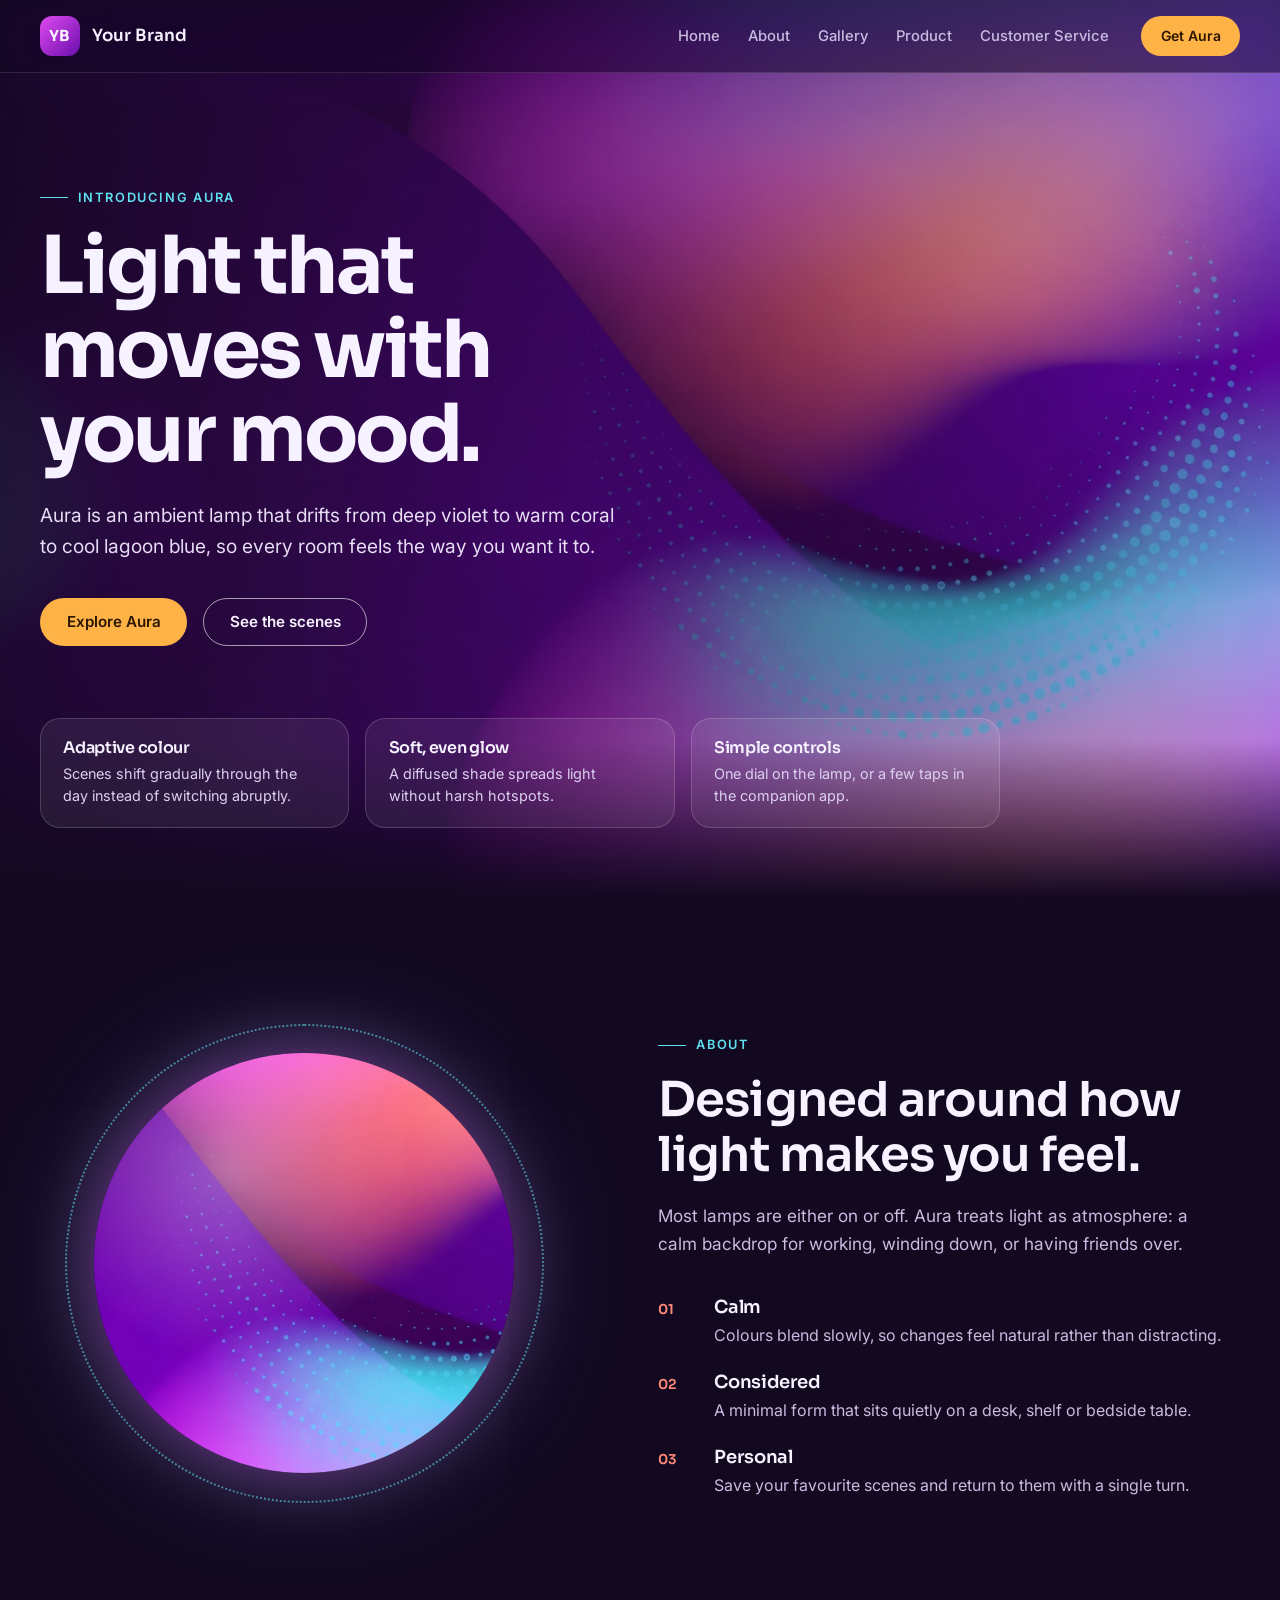
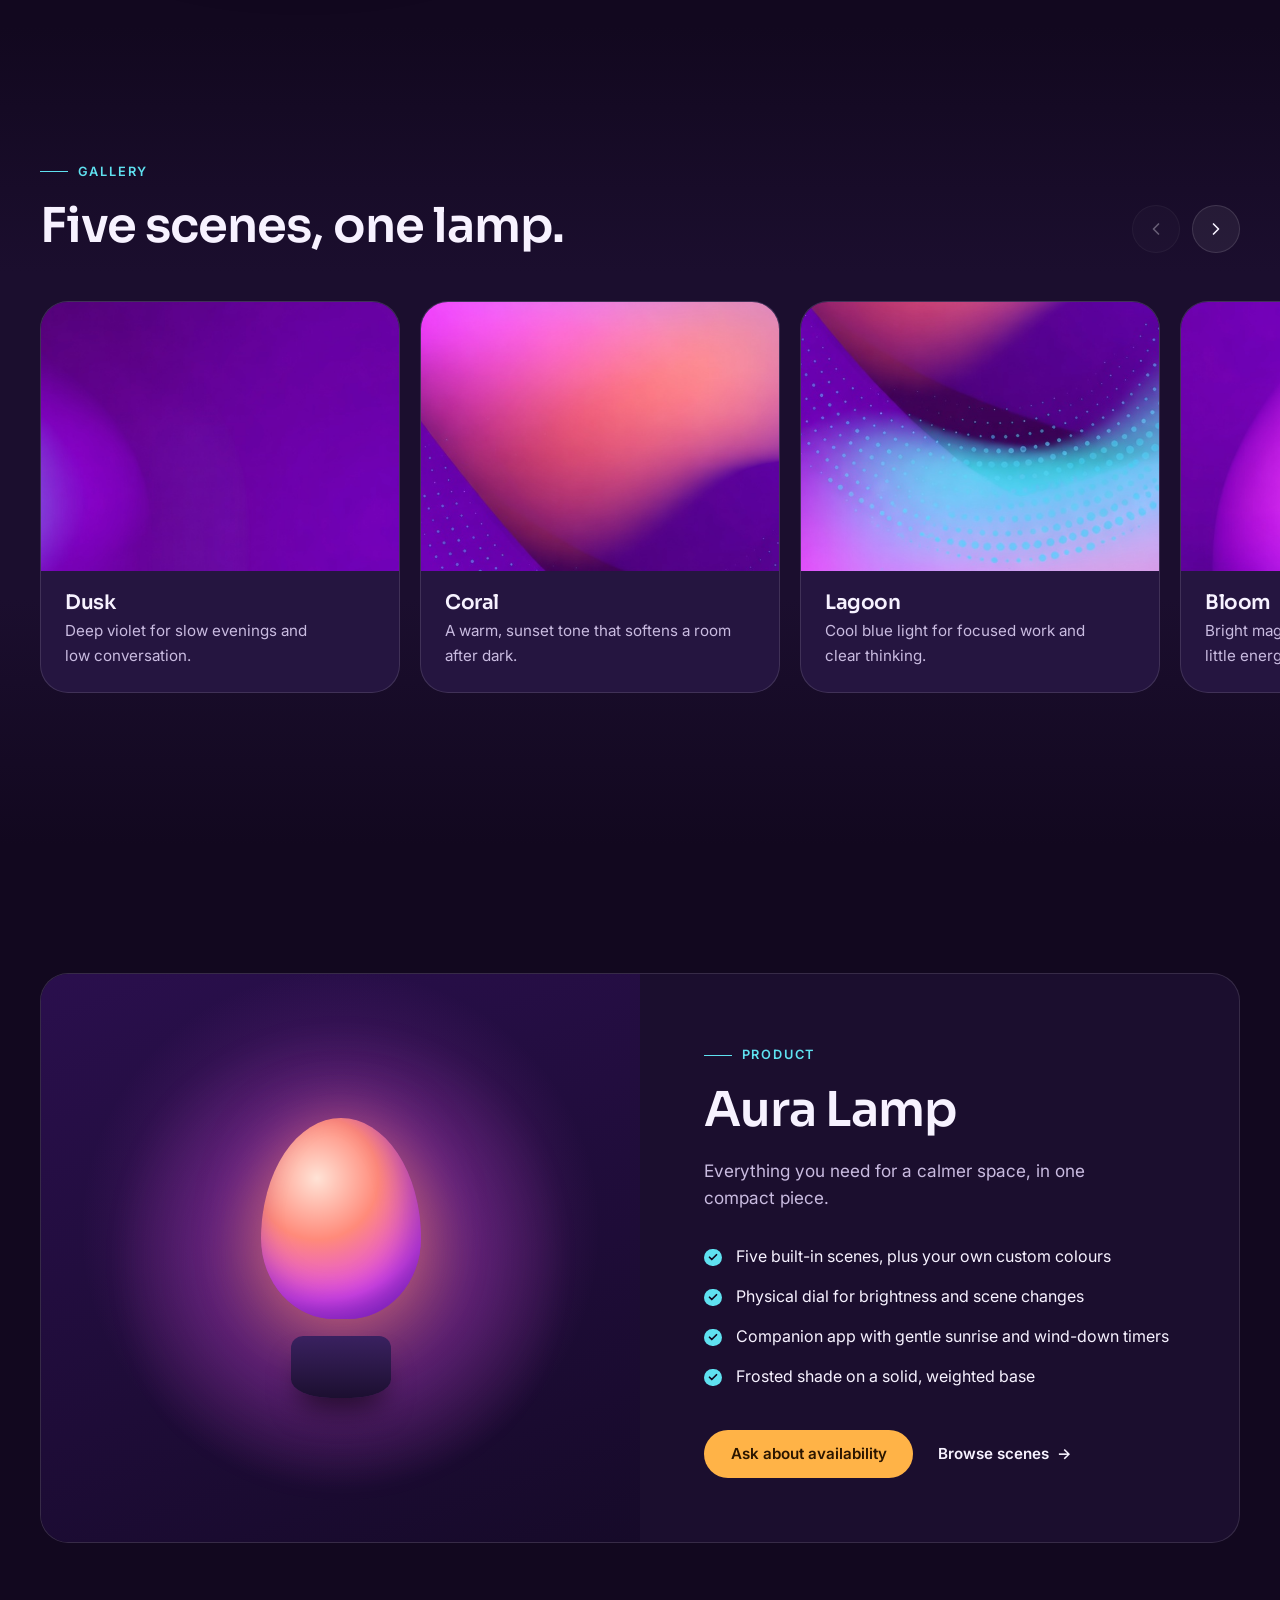
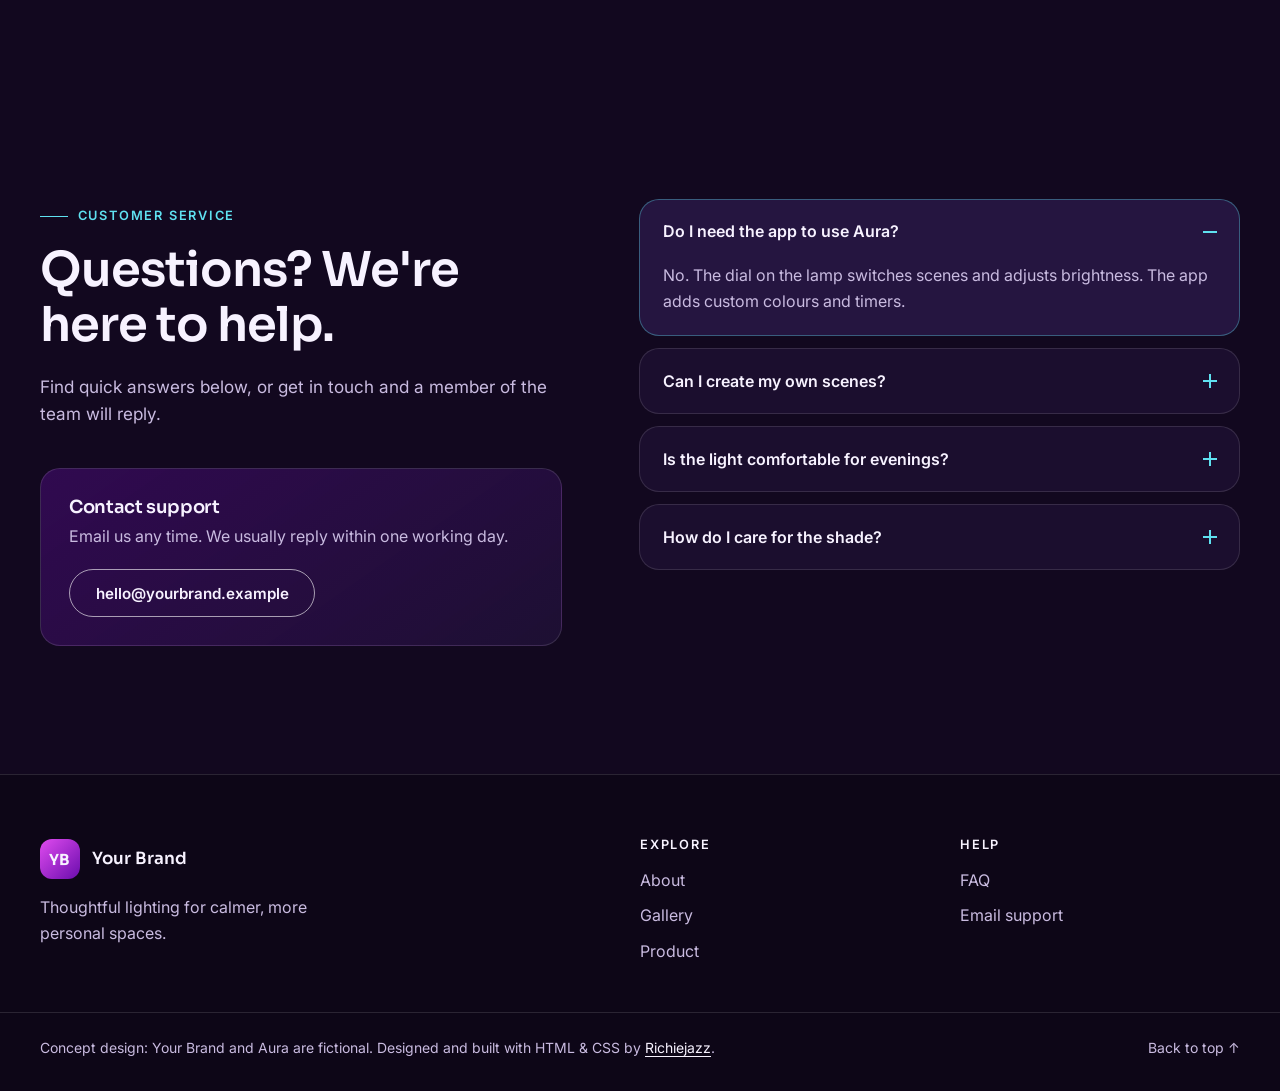
<file: index.html>
<!DOCTYPE html>
<html lang="en">
<head>
    <meta charset="UTF-8">
    <meta name="viewport" content="width=device-width, initial-scale=1.0">
    <title>Aura by Your Brand | Landing Page Concept</title>
    <meta name="description" content="A landing page concept for Aura, a fictional ambient lamp. Designed and built with semantic HTML and modern CSS by Richiejazz.">
    <meta name="theme-color" content="#12081f">
    <link rel="icon" href="data:image/svg+xml,%3Csvg xmlns='http://www.w3.org/2000/svg' viewBox='0 0 64 64'%3E%3Cdefs%3E%3ClinearGradient id='g' x1='0' y1='0' x2='1' y2='1'%3E%3Cstop offset='0' stop-color='%23e04bef'/%3E%3Cstop offset='1' stop-color='%236a0dad'/%3E%3C/linearGradient%3E%3C/defs%3E%3Crect width='64' height='64' rx='16' fill='url(%23g)'/%3E%3Ctext x='32' y='42' font-family='Arial,sans-serif' font-size='26' font-weight='700' fill='%23fff' text-anchor='middle'%3EYB%3C/text%3E%3C/svg%3E">

    <link rel="preconnect" href="https://fonts.googleapis.com">
    <link rel="preconnect" href="https://fonts.gstatic.com" crossorigin>
    <link rel="stylesheet" href="https://fonts.googleapis.com/css2?family=Inter:wght@400;500;600&family=Sora:wght@500;600;700&display=swap">
    <link rel="preload" as="image" href="image/abstract_background.jpg">
    <link rel="stylesheet" href="project.css">
    <script>document.documentElement.classList.add("js");</script>
    <script src="script.js" defer></script>
</head>
<body>
    <a class="skip-link" href="#main">Skip to content</a>

    <!-- header / navbar -->
    <header class="site-header">
        <div class="container header-inner">
            <a class="brand" href="#top" aria-label="Your Brand, back to top">
                <span class="brand-mark" aria-hidden="true">YB</span>
                <span class="brand-name">Your Brand</span>
            </a>

            <button class="nav-toggle" type="button" aria-expanded="false" aria-controls="site-nav">
                <span class="nav-toggle-bar" aria-hidden="true"></span>
                <span class="visually-hidden">Menu</span>
            </button>

            <nav id="site-nav" class="site-nav" aria-label="Main">
                <ul class="nav-list">
                    <li><a href="#top">Home</a></li>
                    <li><a href="#about">About</a></li>
                    <li><a href="#gallery">Gallery</a></li>
                    <li><a href="#product">Product</a></li>
                    <li><a href="#support">Customer Service</a></li>
                </ul>
                <a class="btn btn-primary btn-small" href="#product">Get Aura</a>
            </nav>
        </div>
    </header>

    <main id="main">
        <!-- hero section -->
        <section class="hero" id="top" aria-labelledby="hero-title">
            <div class="container hero-inner">
                <div class="hero-content">
                    <p class="eyebrow">Introducing Aura</p>
                    <h1 class="hero-title" id="hero-title">Light that moves with your mood.</h1>
                    <p class="hero-lead">
                        Aura is an ambient lamp that drifts from deep violet to warm coral to
                        cool lagoon blue, so every room feels the way you want it to.
                    </p>
                    <div class="hero-buttons">
                        <a class="btn btn-primary" href="#product">Explore Aura</a>
                        <a class="btn btn-outline" href="#gallery">See the scenes</a>
                    </div>
                </div>

                <ul class="hero-highlights" aria-label="Highlights">
                    <li class="highlight">
                        <h2>Adaptive colour</h2>
                        <p>Scenes shift gradually through the day instead of switching abruptly.</p>
                    </li>
                    <li class="highlight">
                        <h2>Soft, even glow</h2>
                        <p>A diffused shade spreads light without harsh hotspots.</p>
                    </li>
                    <li class="highlight">
                        <h2>Simple controls</h2>
                        <p>One dial on the lamp, or a few taps in the companion app.</p>
                    </li>
                </ul>
            </div>
        </section>

        <!-- about section -->
        <section class="section about" id="about" aria-labelledby="about-title">
            <div class="container about-grid">
                <div class="about-visual reveal" aria-hidden="true">
                    <div class="orb">
                        <div class="orb-core"></div>
                    </div>
                </div>

                <div class="about-copy reveal">
                    <p class="eyebrow">About</p>
                    <h2 class="section-title" id="about-title">Designed around how light makes you feel.</h2>
                    <p class="section-lead">
                        Most lamps are either on or off. Aura treats light as atmosphere: a calm
                        backdrop for working, winding down, or having friends over.
                    </p>

                    <ol class="principles">
                        <li>
                            <h3>Calm</h3>
                            <p>Colours blend slowly, so changes feel natural rather than distracting.</p>
                        </li>
                        <li>
                            <h3>Considered</h3>
                            <p>A minimal form that sits quietly on a desk, shelf or bedside table.</p>
                        </li>
                        <li>
                            <h3>Personal</h3>
                            <p>Save your favourite scenes and return to them with a single turn.</p>
                        </li>
                    </ol>
                </div>
            </div>
        </section>

        <!-- gallery section -->
        <section class="section gallery" id="gallery" aria-labelledby="gallery-title">
            <div class="container">
                <div class="section-head">
                    <div>
                        <p class="eyebrow">Gallery</p>
                        <h2 class="section-title" id="gallery-title">Five scenes, one lamp.</h2>
                    </div>
                    <div class="carousel-controls">
                        <button class="circle-btn" type="button" data-carousel="prev" aria-controls="scene-track" aria-label="Previous scene">
                            <svg viewBox="0 0 24 24" aria-hidden="true"><path d="M15 18l-6-6 6-6"/></svg>
                        </button>
                        <button class="circle-btn" type="button" data-carousel="next" aria-controls="scene-track" aria-label="Next scene">
                            <svg viewBox="0 0 24 24" aria-hidden="true"><path d="M9 6l6 6-6 6"/></svg>
                        </button>
                    </div>
                </div>
            </div>

            <ul class="scene-track" id="scene-track" tabindex="0" aria-label="Light scenes">
                <li class="scene scene-dusk">
                    <div class="scene-art" aria-hidden="true"></div>
                    <div class="scene-body">
                        <h3>Dusk</h3>
                        <p>Deep violet for slow evenings and low conversation.</p>
                    </div>
                </li>
                <li class="scene scene-coral">
                    <div class="scene-art" aria-hidden="true"></div>
                    <div class="scene-body">
                        <h3>Coral</h3>
                        <p>A warm, sunset tone that softens a room after dark.</p>
                    </div>
                </li>
                <li class="scene scene-lagoon">
                    <div class="scene-art" aria-hidden="true"></div>
                    <div class="scene-body">
                        <h3>Lagoon</h3>
                        <p>Cool blue light for focused work and clear thinking.</p>
                    </div>
                </li>
                <li class="scene scene-bloom">
                    <div class="scene-art" aria-hidden="true"></div>
                    <div class="scene-body">
                        <h3>Bloom</h3>
                        <p>Bright magenta for music, guests and a little energy.</p>
                    </div>
                </li>
                <li class="scene scene-midnight">
                    <div class="scene-art" aria-hidden="true"></div>
                    <div class="scene-body">
                        <h3>Midnight</h3>
                        <p>A dim indigo glow that is gentle enough to sleep beside.</p>
                    </div>
                </li>
            </ul>
        </section>

        <!-- product section -->
        <section class="section product" id="product" aria-labelledby="product-title">
            <div class="container">
                <article class="product-card reveal">
                    <div class="product-media" aria-hidden="true">
                        <div class="lamp">
                            <div class="lamp-glow"></div>
                            <div class="lamp-shade"></div>
                            <div class="lamp-base"></div>
                        </div>
                    </div>

                    <div class="product-copy">
                        <p class="eyebrow">Product</p>
                        <h2 class="section-title" id="product-title">Aura Lamp</h2>
                        <p class="section-lead">
                            Everything you need for a calmer space, in one compact piece.
                        </p>

                        <ul class="feature-list">
                            <li>Five built-in scenes, plus your own custom colours</li>
                            <li>Physical dial for brightness and scene changes</li>
                            <li>Companion app with gentle sunrise and wind-down timers</li>
                            <li>Frosted shade on a solid, weighted base</li>
                        </ul>

                        <div class="product-actions">
                            <a class="btn btn-primary" href="#support">Ask about availability</a>
                            <a class="btn btn-ghost" href="#gallery">Browse scenes</a>
                        </div>
                    </div>
                </article>
            </div>
        </section>

        <!-- customer service section -->
        <section class="section support" id="support" aria-labelledby="support-title">
            <div class="container support-grid">
                <div class="support-intro reveal">
                    <p class="eyebrow">Customer Service</p>
                    <h2 class="section-title" id="support-title">Questions? We're here to help.</h2>
                    <p class="section-lead">
                        Find quick answers below, or get in touch and a member of the team will reply.
                    </p>
                    <div class="contact-card">
                        <h3>Contact support</h3>
                        <p>Email us any time. We usually reply within one working day.</p>
                        <a class="btn btn-outline" href="mailto:hello@yourbrand.example">hello@yourbrand.example</a>
                    </div>
                </div>

                <div class="faq reveal">
                    <details class="faq-item" open>
                        <summary>Do I need the app to use Aura?</summary>
                        <p>No. The dial on the lamp switches scenes and adjusts brightness. The app adds custom colours and timers.</p>
                    </details>
                    <details class="faq-item">
                        <summary>Can I create my own scenes?</summary>
                        <p>Yes. Pick any colour in the app, set the brightness, and save it to the dial alongside the built-in scenes.</p>
                    </details>
                    <details class="faq-item">
                        <summary>Is the light comfortable for evenings?</summary>
                        <p>Scenes like Dusk and Midnight are designed to be dim and warm, and the wind-down timer fades the light out gradually.</p>
                    </details>
                    <details class="faq-item">
                        <summary>How do I care for the shade?</summary>
                        <p>Wipe it with a soft, dry cloth. Avoid solvents or abrasive cleaners, which can mark the frosted finish.</p>
                    </details>
                </div>
            </div>
        </section>
    </main>

    <!-- footer section -->
    <footer class="site-footer">
        <div class="container footer-grid">
            <div class="footer-brand">
                <a class="brand" href="#top" aria-label="Your Brand, back to top">
                    <span class="brand-mark" aria-hidden="true">YB</span>
                    <span class="brand-name">Your Brand</span>
                </a>
                <p>Thoughtful lighting for calmer, more personal spaces.</p>
            </div>

            <nav class="footer-col" aria-label="Explore">
                <h2>Explore</h2>
                <ul>
                    <li><a href="#about">About</a></li>
                    <li><a href="#gallery">Gallery</a></li>
                    <li><a href="#product">Product</a></li>
                </ul>
            </nav>

            <nav class="footer-col" aria-label="Help">
                <h2>Help</h2>
                <ul>
                    <li><a href="#support">FAQ</a></li>
                    <li><a href="mailto:hello@yourbrand.example">Email support</a></li>
                </ul>
            </nav>
        </div>

        <div class="container footer-bottom">
            <p>
                Concept design: Your Brand and Aura are fictional. Designed and built with HTML &amp; CSS by
                <a href="https://richiejazz.com">Richiejazz</a>.
            </p>
            <a class="back-to-top" href="#top">Back to top <span aria-hidden="true">↑</span></a>
        </div>
    </footer>
</body>
</html>
</file>
<file: project.css>
/* =========================================================
   Aura by Your Brand: landing page concept
   Colours are sampled from image/abstract_background.jpg
   ========================================================= */

:root {
    /* palette */
    --ink: #12081f;
    --surface: #1b0e2e;
    --surface-2: #251540;
    --line: rgba(255, 255, 255, 0.12);
    --text: #f7f2ff;
    --muted: #c9bbe0;
    --violet: #6a0dad;
    --magenta: #e04bef;
    --coral: #ff8a7a;
    --amber: #ffb347;
    --cyan: #5fe1f0;

    /* type */
    --font-body: "Inter", system-ui, -apple-system, "Segoe UI", sans-serif;
    --font-display: "Sora", "Inter", system-ui, sans-serif;

    /* layout */
    --container: 1200px;
    --gutter: clamp(1rem, 4vw, 2.5rem);
    --header-h: 72px;
    --radius: 20px;
    --radius-lg: 28px;
    --section-space: clamp(4.5rem, 10vw, 8rem);

    --ease: cubic-bezier(0.22, 1, 0.36, 1);
}

/* ---------- base ---------- */

*,
*::before,
*::after {
    margin: 0;
    padding: 0;
    box-sizing: border-box;
}

html {
    scroll-behavior: smooth;
    scroll-padding-top: calc(var(--header-h) + 1rem);
    -webkit-text-size-adjust: 100%;
}

body {
    font-family: var(--font-body);
    font-size: 1rem;
    line-height: 1.6;
    color: var(--text);
    background: var(--ink);
    -webkit-font-smoothing: antialiased;
    overflow-x: hidden;
}

img,
svg {
    display: block;
    max-width: 100%;
}

a {
    color: inherit;
}

ul,
ol {
    list-style: none;
}

h1,
h2,
h3 {
    font-family: var(--font-display);
    line-height: 1.15;
    letter-spacing: -0.02em;
    text-wrap: balance;
}

p {
    text-wrap: pretty;
}

:focus-visible {
    outline: 3px solid var(--cyan);
    outline-offset: 3px;
    border-radius: 6px;
}

.container {
    width: 100%;
    max-width: calc(var(--container) + var(--gutter) * 2);
    margin-inline: auto;
    padding-inline: var(--gutter);
}

.visually-hidden {
    position: absolute;
    width: 1px;
    height: 1px;
    overflow: hidden;
    clip: rect(0 0 0 0);
    white-space: nowrap;
}

.skip-link {
    position: absolute;
    top: 0.75rem;
    left: 0.75rem;
    z-index: 100;
    padding: 0.6rem 1rem;
    border-radius: 999px;
    background: var(--amber);
    color: #2b1600;
    font-weight: 600;
    text-decoration: none;
    transform: translateY(-200%);
}

.skip-link:focus {
    transform: none;
}

/* ---------- shared pieces ---------- */

.eyebrow {
    display: inline-flex;
    align-items: center;
    gap: 0.6rem;
    margin-bottom: 1rem;
    font-size: 0.8rem;
    font-weight: 600;
    letter-spacing: 0.14em;
    text-transform: uppercase;
    color: var(--cyan);
}

.eyebrow::before {
    content: "";
    width: 1.75rem;
    height: 1px;
    background: currentColor;
}

.section {
    padding-block: var(--section-space);
}

.section-title {
    font-size: clamp(2rem, 4.5vw, 3rem);
    font-weight: 600;
    max-width: 18ch;
}

.section-lead {
    margin-top: 1.25rem;
    max-width: 52ch;
    font-size: 1.075rem;
    color: var(--muted);
}

/* buttons */

.btn {
    display: inline-flex;
    align-items: center;
    justify-content: center;
    gap: 0.5rem;
    min-height: 48px;
    padding: 0.75rem 1.6rem;
    border: 1px solid transparent;
    border-radius: 999px;
    font: 600 0.95rem/1 var(--font-body);
    text-decoration: none;
    cursor: pointer;
    transition:
        transform 0.3s var(--ease),
        box-shadow 0.3s var(--ease),
        background-color 0.3s var(--ease),
        color 0.3s var(--ease),
        border-color 0.3s var(--ease);
}

.btn-small {
    min-height: 40px;
    padding: 0.55rem 1.15rem;
    font-size: 0.875rem;
}

/* amber primary keeps the original button colour, now with dark text for contrast */
.btn-primary {
    background: var(--amber);
    color: #2b1600;
}

.btn-primary:hover {
    transform: translateY(-2px);
    box-shadow: 0 10px 30px -8px rgba(255, 179, 71, 0.6);
}

.btn-outline {
    border-color: rgba(255, 255, 255, 0.6);
    color: var(--text);
}

.btn-outline:hover {
    background: var(--text);
    border-color: var(--text);
    color: var(--violet);
    transform: translateY(-2px);
}

.btn-ghost {
    padding-inline: 0.5rem;
    color: var(--text);
}

.btn-ghost::after {
    content: "→";
    transition: transform 0.3s var(--ease);
}

.btn-ghost:hover::after {
    transform: translateX(4px);
}

.circle-btn {
    display: grid;
    place-items: center;
    width: 48px;
    height: 48px;
    border: 1px solid var(--line);
    border-radius: 50%;
    background: rgba(255, 255, 255, 0.06);
    color: var(--text);
    cursor: pointer;
    transition: background-color 0.3s var(--ease), color 0.3s var(--ease), transform 0.3s var(--ease);
}

.circle-btn svg {
    width: 20px;
    height: 20px;
    fill: none;
    stroke: currentColor;
    stroke-width: 2;
    stroke-linecap: round;
    stroke-linejoin: round;
}

.circle-btn:hover {
    background: var(--text);
    color: var(--violet);
    transform: scale(1.06);
}

.circle-btn:disabled {
    opacity: 0.35;
    cursor: default;
    transform: none;
    background: rgba(255, 255, 255, 0.06);
    color: var(--text);
}

/* ---------- header / navbar ---------- */

.site-header {
    position: fixed;
    inset: 0 0 auto;
    z-index: 50;
    background: rgba(18, 8, 31, 0.55);
    border-bottom: 1px solid var(--line);
    backdrop-filter: blur(14px) saturate(140%);
    -webkit-backdrop-filter: blur(14px) saturate(140%);
}

.header-inner {
    display: flex;
    align-items: center;
    justify-content: space-between;
    gap: 1.5rem;
    min-height: var(--header-h);
}

.brand {
    display: inline-flex;
    align-items: center;
    gap: 0.75rem;
    text-decoration: none;
}

.brand-mark {
    display: grid;
    place-items: center;
    width: 40px;
    height: 40px;
    border-radius: 12px;
    background: linear-gradient(135deg, var(--magenta), var(--violet));
    font: 700 0.95rem/1 var(--font-display);
    letter-spacing: 0.02em;
}

.brand-name {
    font: 600 1.05rem/1 var(--font-display);
}

.site-nav {
    display: flex;
    align-items: center;
    gap: 2rem;
}

.nav-list {
    display: flex;
    gap: 1.75rem;
}

.nav-list a {
    position: relative;
    padding-block: 0.4rem;
    font-size: 0.925rem;
    font-weight: 500;
    color: var(--muted);
    text-decoration: none;
    transition: color 0.25s var(--ease);
}

/* animated underline */
.nav-list a::after {
    content: "";
    position: absolute;
    left: 0;
    right: 0;
    bottom: 0;
    height: 2px;
    border-radius: 2px;
    background: var(--cyan);
    transform: scaleX(0);
    transform-origin: left;
    transition: transform 0.3s var(--ease);
}

.nav-list a:hover {
    color: var(--text);
}

.nav-list a:hover::after {
    transform: scaleX(1);
}

.nav-toggle {
    display: none;
    width: 44px;
    height: 44px;
    border: 1px solid var(--line);
    border-radius: 12px;
    background: transparent;
    cursor: pointer;
}

/* three-line icon drawn from one element */
.nav-toggle-bar,
.nav-toggle-bar::before,
.nav-toggle-bar::after {
    display: block;
    width: 20px;
    height: 2px;
    margin-inline: auto;
    border-radius: 2px;
    background: var(--text);
    transition: transform 0.3s var(--ease), opacity 0.2s;
}

.nav-toggle-bar {
    position: relative;
}

.nav-toggle-bar::before,
.nav-toggle-bar::after {
    content: "";
    position: absolute;
    left: 0;
}

.nav-toggle-bar::before {
    top: -6px;
}

.nav-toggle-bar::after {
    top: 6px;
}

.nav-toggle[aria-expanded="true"] .nav-toggle-bar {
    background: transparent;
}

.nav-toggle[aria-expanded="true"] .nav-toggle-bar::before {
    transform: translateY(6px) rotate(45deg);
}

.nav-toggle[aria-expanded="true"] .nav-toggle-bar::after {
    transform: translateY(-6px) rotate(-45deg);
}

/* ---------- hero ---------- */

.hero {
    position: relative;
    display: flex;
    min-height: 100vh;
    min-height: 100svh;
    padding-top: var(--header-h);
    /* dark overlay on the left keeps text readable over the bright artwork */
    background:
        linear-gradient(90deg, rgba(18, 8, 31, 0.88) 0%, rgba(18, 8, 31, 0.55) 45%, rgba(18, 8, 31, 0.1) 100%),
        url(./image/abstract_background.jpg) center / cover no-repeat;
    isolation: isolate;
}

/* fade into the page colour so the next section joins smoothly */
.hero::after {
    content: "";
    position: absolute;
    inset: auto 0 0;
    height: 160px;
    background: linear-gradient(to bottom, transparent, var(--ink));
    z-index: -1;
}

.hero-inner {
    display: flex;
    flex-direction: column;
    justify-content: center;
    gap: clamp(3rem, 8vh, 6rem);
    padding-block: clamp(3rem, 10vh, 6rem) clamp(2rem, 6vh, 4rem);
}

.hero-content {
    max-width: 640px;
}

.hero-title {
    font-size: clamp(2.6rem, 7vw, 5rem);
    font-weight: 700;
    line-height: 1.05;
    letter-spacing: -0.035em;
}

.hero-lead {
    margin-top: 1.5rem;
    max-width: 48ch;
    font-size: clamp(1.05rem, 1.6vw, 1.2rem);
    color: #e6dcf5;
}

.hero-buttons {
    display: flex;
    flex-wrap: wrap;
    gap: 1rem;
    margin-top: 2.25rem;
}

/* the original three footer boxes, now glass highlight cards */
.hero-highlights {
    display: grid;
    grid-template-columns: repeat(3, 1fr);
    gap: 1rem;
    max-width: 960px;
}

.highlight {
    padding: 1.25rem 1.4rem;
    border: 1px solid rgba(255, 255, 255, 0.16);
    border-radius: var(--radius);
    background: rgba(255, 255, 255, 0.07);
    backdrop-filter: blur(12px);
    -webkit-backdrop-filter: blur(12px);
}

.highlight h2 {
    font-size: 1rem;
    font-weight: 600;
    margin-bottom: 0.4rem;
}

.highlight p {
    font-size: 0.9rem;
    line-height: 1.5;
    color: #ddd0f0;
}

/* ---------- about ---------- */

.about-grid {
    display: grid;
    grid-template-columns: 1fr 1.1fr;
    align-items: center;
    gap: clamp(3rem, 7vw, 6rem);
}

.about-visual {
    display: grid;
    place-items: center;
}

.orb {
    position: relative;
    width: min(420px, 100%);
    aspect-ratio: 1;
    border-radius: 50%;
    background: url(./image/abstract_background.jpg) 62% 55% / 260% no-repeat;
    box-shadow:
        0 0 80px -10px rgba(224, 75, 239, 0.55),
        0 0 160px -40px rgba(95, 225, 240, 0.5);
}

/* dotted ring echoing the dots in the artwork */
.orb::before {
    content: "";
    position: absolute;
    inset: -7%;
    border-radius: 50%;
    border: 2px dotted rgba(95, 225, 240, 0.55);
}

.orb-core {
    position: absolute;
    inset: 0;
    border-radius: 50%;
    background: radial-gradient(circle at 32% 28%, rgba(255, 255, 255, 0.35), transparent 45%);
}

.principles {
    display: grid;
    gap: 1.5rem;
    margin-top: 2.5rem;
    counter-reset: principle;
}

.principles li {
    position: relative;
    padding-left: 3.5rem;
    counter-increment: principle;
}

.principles li::before {
    content: counter(principle, decimal-leading-zero);
    position: absolute;
    left: 0;
    top: 0.1rem;
    font: 600 0.85rem/1.6 var(--font-display);
    color: var(--coral);
}

.principles h3 {
    font-size: 1.125rem;
    font-weight: 600;
    margin-bottom: 0.3rem;
}

.principles p {
    color: var(--muted);
}

/* ---------- gallery ---------- */

.gallery {
    background: linear-gradient(to bottom, var(--ink), var(--surface) 30%, var(--surface) 70%, var(--ink));
}

.section-head {
    display: flex;
    align-items: flex-end;
    justify-content: space-between;
    gap: 2rem;
    margin-bottom: 2.5rem;
}

.carousel-controls {
    display: flex;
    gap: 0.75rem;
    flex-shrink: 0;
}

/* scroll-snap carousel: swipe/scroll works without JavaScript */
.scene-track {
    --edge: max(var(--gutter), (100vw - var(--container)) / 2);
    display: flex;
    gap: 1.25rem;
    padding: 0.5rem var(--edge) 1.5rem;
    overflow-x: auto;
    scroll-snap-type: x mandatory;
    scroll-padding-inline: var(--edge);
    scrollbar-width: thin;
    scrollbar-color: rgba(255, 255, 255, 0.25) transparent;
    overscroll-behavior-x: contain;
}

.scene-track:focus-visible {
    outline-offset: -3px;
    border-radius: 0;
}

.scene {
    flex: 0 0 clamp(260px, 30vw, 360px);
    scroll-snap-align: start;
    overflow: hidden;
    border: 1px solid var(--line);
    border-radius: var(--radius-lg);
    background: var(--surface-2);
    transition: transform 0.4s var(--ease), border-color 0.4s var(--ease);
}

.scene:hover {
    transform: translateY(-6px);
    border-color: rgba(255, 255, 255, 0.28);
}

.scene-art {
    aspect-ratio: 4 / 3;
    background-image: url(./image/abstract_background.jpg);
    background-repeat: no-repeat;
    background-size: 280%;
    transition: background-size 0.8s var(--ease);
}

.scene:hover .scene-art {
    background-size: 300%;
}

/* each scene is a different crop of the same artwork, so only one image is downloaded */
.scene-dusk .scene-art { background-position: 12% 45%; }
.scene-coral .scene-art { background-position: 72% 28%; }
.scene-lagoon .scene-art { background-position: 78% 72%; }
.scene-bloom .scene-art { background-position: 50% 100%; }
.scene-midnight .scene-art { background-position: 25% 5%; filter: brightness(0.7); }

.scene-body {
    padding: 1.25rem 1.5rem 1.5rem;
}

.scene-body h3 {
    font-size: 1.25rem;
    font-weight: 600;
    margin-bottom: 0.35rem;
}

.scene-body p {
    font-size: 0.95rem;
    color: var(--muted);
}

/* ---------- product ---------- */

.product-card {
    display: grid;
    grid-template-columns: 1fr 1fr;
    overflow: hidden;
    border: 1px solid var(--line);
    border-radius: var(--radius-lg);
    background: var(--surface);
}

.product-media {
    position: relative;
    display: grid;
    place-items: center;
    min-height: 420px;
    background:
        radial-gradient(circle at 50% 45%, rgba(224, 75, 239, 0.35), transparent 60%),
        linear-gradient(160deg, #2a0f4d, #160a29);
}

/* lamp illustration built entirely with CSS */
.lamp {
    position: relative;
    width: 200px;
    height: 280px;
}

.lamp-glow {
    position: absolute;
    inset: -40% -60%;
    border-radius: 50%;
    background: radial-gradient(circle, rgba(255, 138, 122, 0.45), rgba(224, 75, 239, 0.2) 40%, transparent 70%);
    filter: blur(10px);
}

.lamp-shade {
    position: absolute;
    left: 10%;
    right: 10%;
    top: 0;
    height: 72%;
    border-radius: 50% 50% 46% 46% / 60% 60% 40% 40%;
    background: radial-gradient(circle at 35% 30%, #ffe3d6, var(--coral) 35%, var(--magenta) 70%, #7a1fd6);
    box-shadow:
        inset -10px -18px 30px rgba(74, 10, 140, 0.45),
        0 0 60px rgba(255, 138, 122, 0.5);
}

.lamp-base {
    position: absolute;
    left: 25%;
    right: 25%;
    bottom: 0;
    height: 22%;
    border-radius: 12px 12px 40% 40% / 12px 12px 30% 30%;
    background: linear-gradient(to bottom, #3a2160, #1c0f30);
    box-shadow: 0 20px 30px -10px rgba(0, 0, 0, 0.6);
}

.product-copy {
    padding: clamp(2rem, 5vw, 4rem);
}

.feature-list {
    display: grid;
    gap: 0.9rem;
    margin-top: 2rem;
}

.feature-list li {
    position: relative;
    padding-left: 2rem;
}

.feature-list li::before {
    content: "";
    position: absolute;
    left: 0;
    top: 0.3rem;
    width: 1.1rem;
    height: 1.1rem;
    border-radius: 50%;
    background:
        url("data:image/svg+xml,%3Csvg xmlns='http://www.w3.org/2000/svg' viewBox='0 0 24 24' fill='none' stroke='%2312081f' stroke-width='3.5' stroke-linecap='round' stroke-linejoin='round'%3E%3Cpath d='M5 12.5l4.5 4.5L19 7.5'/%3E%3C/svg%3E") center / 70% no-repeat,
        var(--cyan);
}

.product-actions {
    display: flex;
    flex-wrap: wrap;
    align-items: center;
    gap: 1rem;
    margin-top: 2.5rem;
}

/* ---------- customer service ---------- */

.support-grid {
    display: grid;
    grid-template-columns: 1fr 1.15fr;
    gap: clamp(2.5rem, 6vw, 5rem);
    align-items: start;
}

.contact-card {
    margin-top: 2.5rem;
    padding: 1.75rem;
    border: 1px solid var(--line);
    border-radius: var(--radius);
    background: linear-gradient(145deg, rgba(106, 13, 173, 0.35), rgba(37, 21, 64, 0.6));
}

.contact-card h3 {
    font-size: 1.125rem;
    font-weight: 600;
}

.contact-card p {
    margin: 0.4rem 0 1.25rem;
    color: var(--muted);
}

.contact-card .btn {
    max-width: 100%;
    overflow-wrap: anywhere;
}

.faq {
    display: grid;
    gap: 0.75rem;
}

.faq-item {
    border: 1px solid var(--line);
    border-radius: var(--radius);
    background: var(--surface);
    transition: border-color 0.3s var(--ease), background-color 0.3s var(--ease);
}

.faq-item[open] {
    border-color: rgba(95, 225, 240, 0.35);
    background: var(--surface-2);
}

.faq-item summary {
    display: flex;
    align-items: center;
    justify-content: space-between;
    gap: 1rem;
    padding: 1.2rem 1.4rem;
    font-weight: 600;
    cursor: pointer;
    list-style: none;
    border-radius: var(--radius);
}

.faq-item summary::-webkit-details-marker {
    display: none;
}

/* plus icon that turns into a minus */
.faq-item summary::after {
    content: "";
    flex-shrink: 0;
    width: 14px;
    height: 14px;
    background:
        linear-gradient(currentColor, currentColor) center / 100% 2px no-repeat,
        linear-gradient(currentColor, currentColor) center / 2px 100% no-repeat;
    color: var(--cyan);
    transition: transform 0.3s var(--ease);
}

.faq-item[open] summary::after {
    transform: rotate(180deg);
    background: linear-gradient(currentColor, currentColor) center / 100% 2px no-repeat;
}

.faq-item p {
    padding: 0 1.4rem 1.3rem;
    color: var(--muted);
}

/* ---------- footer ---------- */

.site-footer {
    border-top: 1px solid var(--line);
    background: #0d0617;
}

.footer-grid {
    display: grid;
    grid-template-columns: 2fr 1fr 1fr;
    gap: 2.5rem;
    padding-block: 4rem 3rem;
}

.footer-brand p {
    margin-top: 1rem;
    max-width: 32ch;
    color: var(--muted);
}

.footer-col h2 {
    margin-bottom: 1rem;
    font: 600 0.8rem/1 var(--font-body);
    letter-spacing: 0.14em;
    text-transform: uppercase;
    color: var(--text);
}

.footer-col ul {
    display: grid;
    gap: 0.6rem;
}

.footer-col a,
.footer-bottom a {
    color: var(--muted);
    text-decoration: none;
    transition: color 0.25s var(--ease);
}

.footer-col a:hover,
.footer-bottom a:hover {
    color: var(--cyan);
}

.footer-bottom {
    display: flex;
    flex-wrap: wrap;
    align-items: center;
    justify-content: space-between;
    gap: 1rem;
    padding-block: 1.5rem 2rem;
    border-top: 1px solid var(--line);
    font-size: 0.875rem;
    color: var(--muted);
}

.footer-bottom p a {
    color: var(--text);
    text-decoration: underline;
    text-underline-offset: 3px;
}

/* ---------- motion (only when the visitor hasn't asked for less) ---------- */

@media (prefers-reduced-motion: no-preference) {
    .hero-content > *,
    .hero-highlights {
        animation: rise 0.9s var(--ease) both;
    }

    .hero-content > :nth-child(2) { animation-delay: 0.08s; }
    .hero-content > :nth-child(3) { animation-delay: 0.16s; }
    .hero-content > :nth-child(4) { animation-delay: 0.24s; }
    .hero-highlights { animation-delay: 0.4s; }

    .orb {
        animation: float 8s ease-in-out infinite;
    }

    .orb::before {
        animation: spin 40s linear infinite;
    }

    .lamp-glow {
        animation: breathe 5s ease-in-out infinite;
    }

    /* scroll-linked reveal in browsers that support it; others simply show the content */
    @supports (animation-timeline: view()) {
        .reveal {
            animation: rise linear both;
            animation-timeline: view();
            animation-range: entry 0% cover 25%;
        }
    }
}

@media (prefers-reduced-motion: reduce) {
    html {
        scroll-behavior: auto;
    }

    *,
    *::before,
    *::after {
        transition-duration: 0.01ms !important;
    }
}

@keyframes rise {
    from {
        opacity: 0;
        transform: translateY(24px);
    }
}

@keyframes float {
    50% {
        transform: translateY(-14px);
    }
}

@keyframes spin {
    to {
        transform: rotate(360deg);
    }
}

@keyframes breathe {
    50% {
        opacity: 0.65;
        transform: scale(0.94);
    }
}

/* ---------- responsive ---------- */

@media (max-width: 960px) {
    /* collapse the nav into a menu button (only when JavaScript is available to open it) */
    .js .nav-toggle {
        display: grid;
        place-items: center;
    }

    .js .site-nav {
        position: absolute;
        top: 100%;
        left: 0;
        right: 0;
        flex-direction: column;
        align-items: stretch;
        gap: 1.25rem;
        padding: 1.25rem var(--gutter) 1.75rem;
        background: var(--ink);
        border-bottom: 1px solid var(--line);
        display: none;
    }

    .js .site-nav.is-open {
        display: flex;
    }

    .js .nav-list {
        flex-direction: column;
        gap: 0.25rem;
    }

    .js .nav-list a {
        display: block;
        padding: 0.75rem 0;
        font-size: 1.05rem;
    }

    .js .nav-list a::after {
        display: none;
    }

    /* without JavaScript, the links simply wrap below the logo */
    .header-inner {
        flex-wrap: wrap;
    }

    .about-grid,
    .support-grid,
    .product-card {
        grid-template-columns: 1fr;
    }

    .about-visual {
        order: -1;
    }

    .orb {
        width: min(320px, 75%);
    }

    .product-media {
        min-height: 340px;
    }
}

@media (max-width: 720px) {
    .hero {
        background:
            linear-gradient(180deg, rgba(18, 8, 31, 0.55) 0%, rgba(18, 8, 31, 0.8) 100%),
            url(./image/abstract_background.jpg) 30% center / cover no-repeat;
    }

    .hero-highlights {
        grid-template-columns: 1fr;
    }

    .section-head {
        align-items: flex-start;
        flex-direction: column;
        gap: 1.25rem;
    }

    .scene {
        flex-basis: 80%;
    }

    .footer-grid {
        grid-template-columns: 1fr 1fr;
    }

    .footer-brand {
        grid-column: 1 / -1;
    }
}

@media (max-width: 420px) {
    .hero-buttons .btn,
    .product-actions .btn-primary {
        flex: 1 1 100%;
    }
}
</file>
